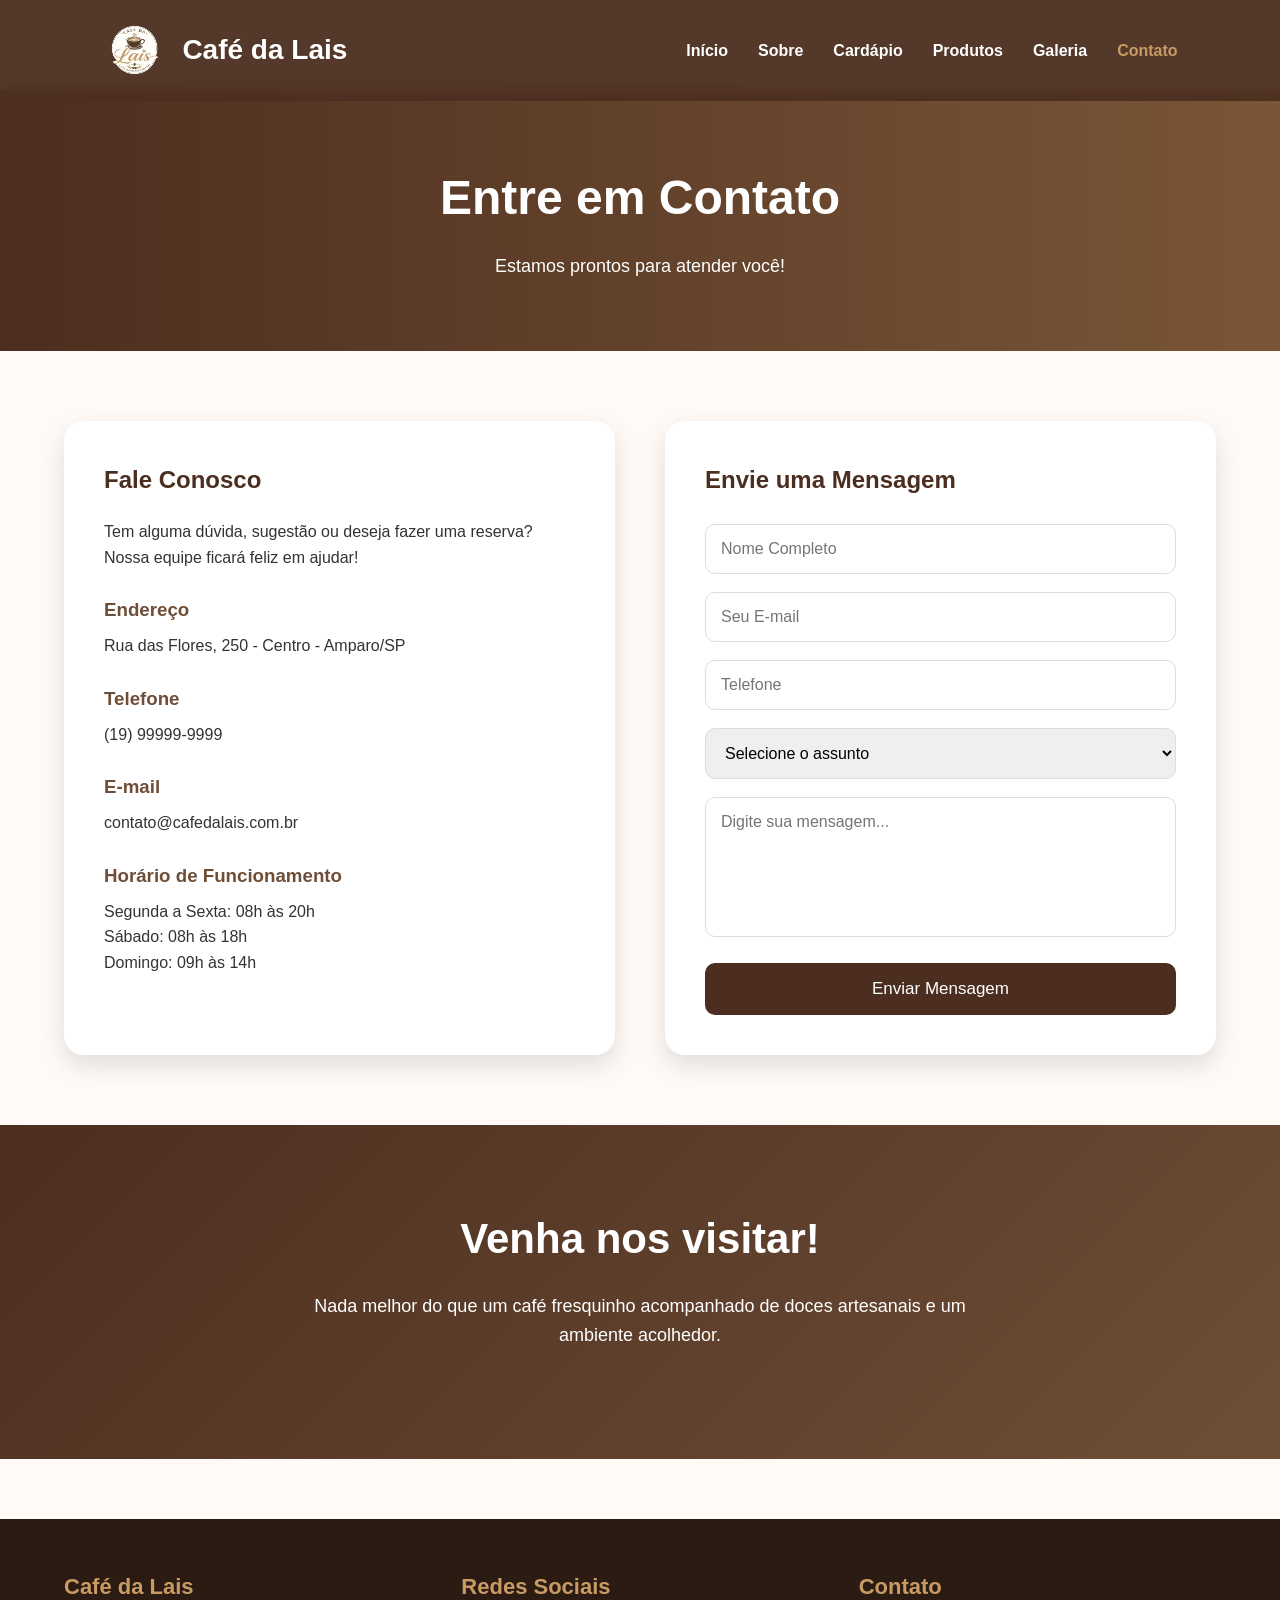
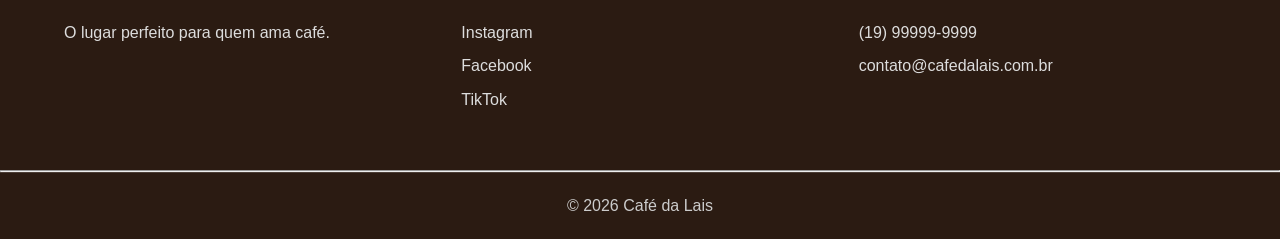
<file: contato.html>
<!DOCTYPE html>
<html lang="pt-BR">
<head>
    <meta charset="UTF-8">
    <meta name="viewport" content="width=device-width, initial-scale=1.0">
    <title>Contato | Café da Lais</title>
    <link rel="stylesheet" href="./src/style.css">
</head>
<body>

<header class="topo">

    <div class="logo-area">
        <img src="assets/logo.png" alt="Logo Café da Lais">
        <h2>Café da Lais</h2>
    </div>

    <nav>
        <ul>
            <li><a href="index.html">Início</a></li>
            <li><a href="sobre.html">Sobre</a></li>
            <li><a href="cardapio.html">Cardápio</a></li>
            <li><a href="produtos.html">Produtos</a></li>
            <li><a href="galeria.html">Galeria</a></li>
            <li><a href="contato.html" class="ativo">Contato</a></li>
        </ul>
    </nav>

</header>

<section class="banner-pagina">

    <h1>Entre em Contato</h1>
    <p>Estamos prontos para atender você!</p>

</section>

<section class="contato">

    <div class="contato-info">

        <h2>Fale Conosco</h2>

        <p>
            Tem alguma dúvida, sugestão ou deseja fazer uma reserva?
            Nossa equipe ficará feliz em ajudar!
        </p>

        <div class="info">
            <h3>Endereço</h3>
            <p>Rua das Flores, 250 - Centro - Amparo/SP</p>
        </div>

        <div class="info">
            <h3>Telefone</h3>
            <p>(19) 99999-9999</p>
        </div>

        <div class="info">
            <h3>E-mail</h3>
            <p>contato@cafedalais.com.br</p>
        </div>

        <div class="info">
            <h3>Horário de Funcionamento</h3>
            <p>Segunda a Sexta: 08h às 20h</p>
            <p>Sábado: 08h às 18h</p>
            <p>Domingo: 09h às 14h</p>
        </div>

    </div>

    <div class="formulario">

        <h2>Envie uma Mensagem</h2>

        <form>

            <input type="text" placeholder="Nome Completo" required>

            <input type="email" placeholder="Seu E-mail" required>

            <input type="tel" placeholder="Telefone">

            <select required>
                <option value="">Selecione o assunto</option>
                <option>Reserva</option>
                <option>Sugestão</option>
                <option>Elogio</option>
                <option>Reclamação</option>
                <option>Outros</option>
            </select>

            <textarea placeholder="Digite sua mensagem..." rows="6" required></textarea>

            <button type="submit">Enviar Mensagem</button>

        </form>

    </div>

</section>

<section class="cta">

    <h2>Venha nos visitar! </h2>

    <p>
        Nada melhor do que um café fresquinho acompanhado de doces
        artesanais e um ambiente acolhedor.
    </p>

</section>

<footer>

    <div class="footer-info">

        <div>
            <h3>Café da Lais</h3>
            <p>O lugar perfeito para quem ama café.</p>
        </div>

        <div>
            <h3>Redes Sociais</h3>
            <p>Instagram</p>
            <p> Facebook</p>
            <p>TikTok</p>
        </div>

        <div>
            <h3>Contato</h3>
            <p>(19) 99999-9999</p>
            <p>contato@cafedalais.com.br</p>
        </div>

    </div>

    <hr>

    <p class="copy">
        © 2026 Café da Lais 
    </p>

</footer>

</body>
</html>
</file>
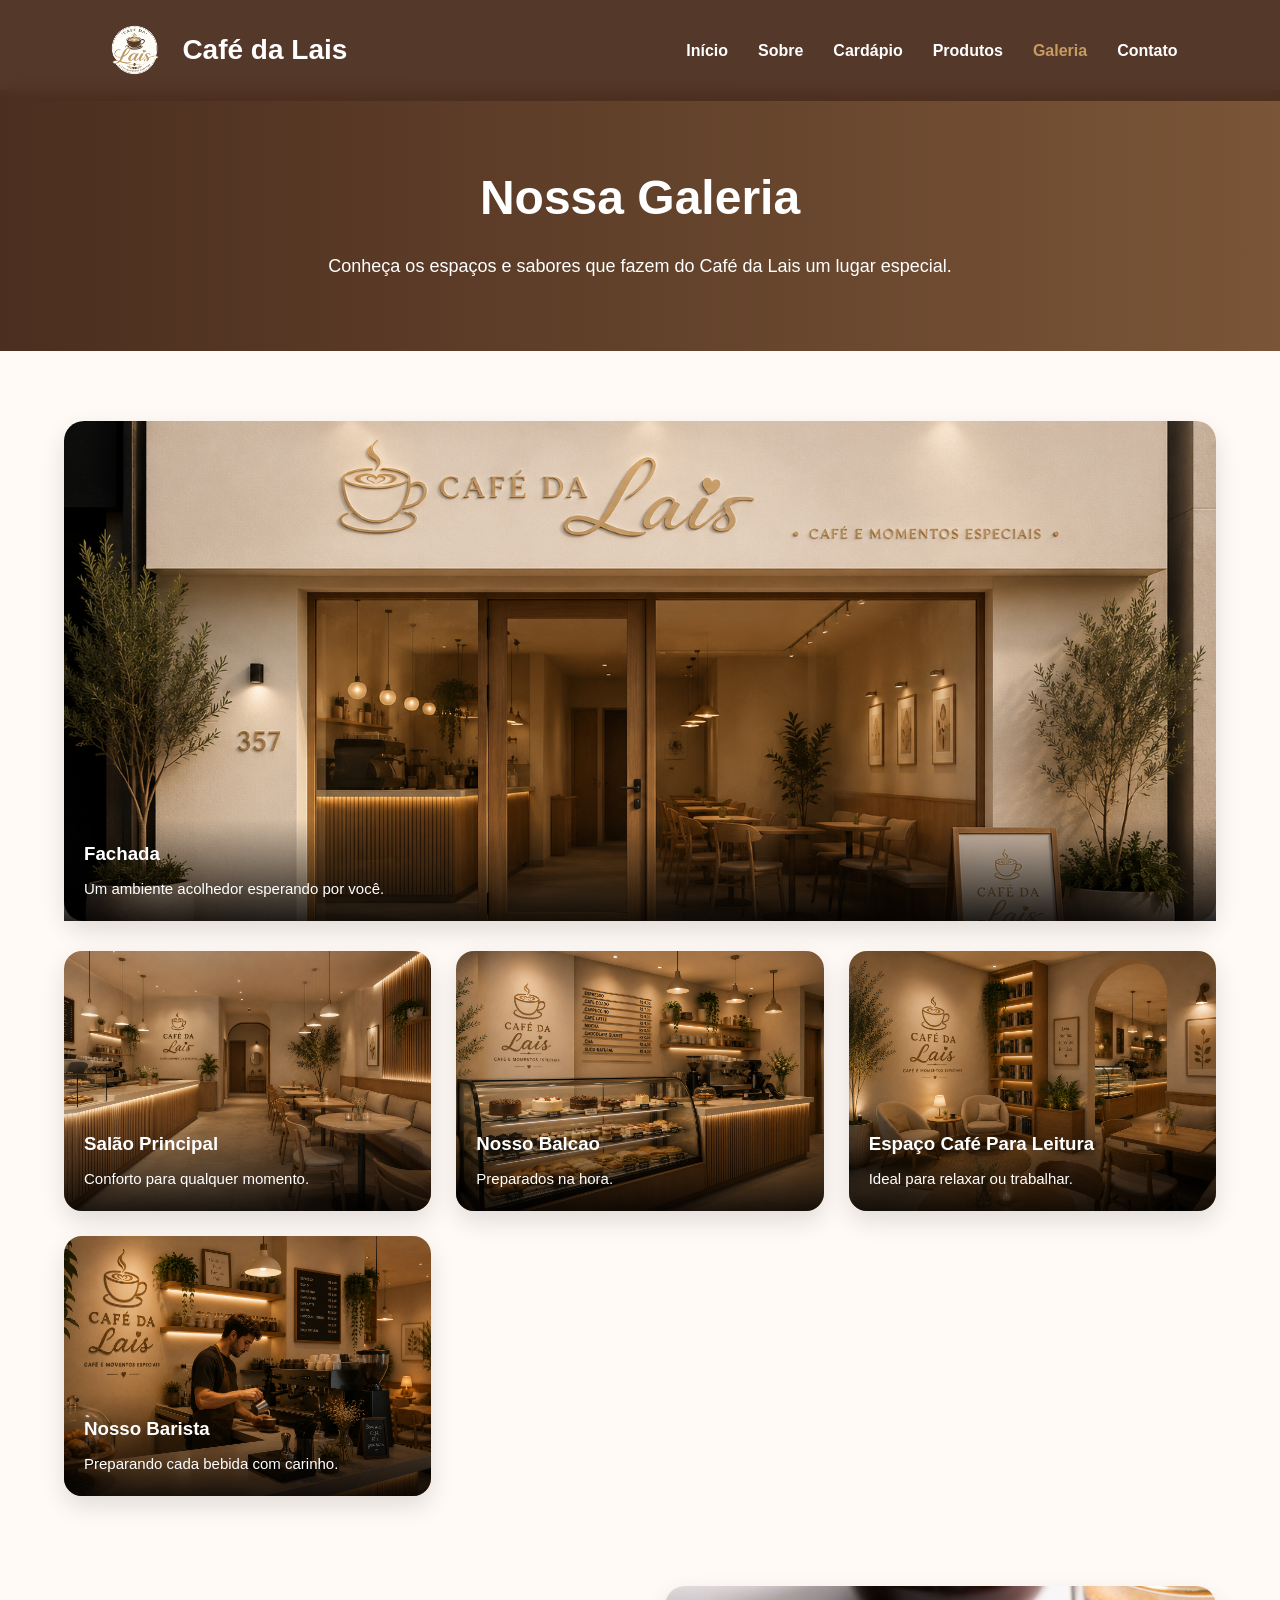
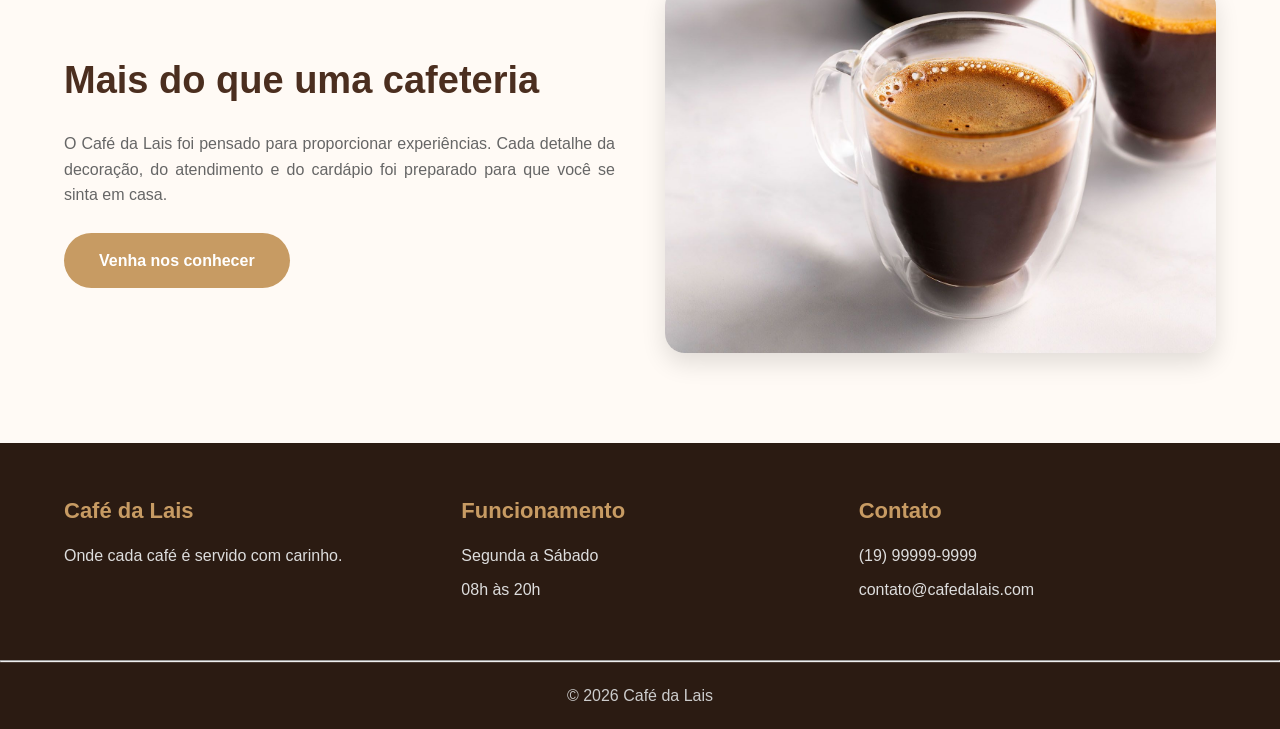
<file: galeria.html>
<!DOCTYPE html>
<html lang="pt-BR">
<head>
    <meta charset="UTF-8">
    <meta name="viewport" content="width=device-width, initial-scale=1.0">
    <title>Galeria | Café da Lais</title>
    <link rel="stylesheet" href="./src/style.css">
</head>
<body>

<header class="topo">

    <div class="logo-area">
        <img src="assets/logo.png" alt="Logo Café da Lais">
        <h2>Café da Lais</h2>
    </div>

    <nav>
        <ul>
            <li><a href="index.html">Início</a></li>
            <li><a href="sobre.html">Sobre</a></li>
            <li><a href="cardapio.html">Cardápio</a></li>
            <li><a href="produtos.html">Produtos</a></li>
            <li><a href="galeria.html" class="ativo">Galeria</a></li>
            <li><a href="contato.html">Contato</a></li>
        </ul>
    </nav>

</header>

<section class="banner-pagina">
    <h1>Nossa Galeria</h1>
    <p>Conheça os espaços e sabores que fazem do Café da Lais um lugar especial.</p>
</section>

<section class="galeria-modern">

    <div class="foto-grande">
        <img src="assets/fechada.png" alt="Fachada">
        <div class="legenda">
            <h3>Fachada</h3>
            <p>Um ambiente acolhedor esperando por você.</p>
        </div>
    </div>

    <div class="grade-fotos">

        <div class="foto">
            <img src="assets/dentro.png" alt="Salão Principal">
            <div class="legenda">
                <h3>Salão Principal</h3>
                <p>Conforto para qualquer momento.</p>
            </div>
        </div>

        <div class="foto">
            <img src="assets/balcao.png" alt="Balcão">
            <div class="legenda">
                <h3>Nosso Balcao</h3>
                <p>Preparados na hora.</p>
            </div>
        </div>

    
        <div class="foto">
            <img src="assets/leitura.png" alt="Canto da Leitura">
            <div class="legenda">
                <h3>Espaço Café Para Leitura</h3>
                <p>Ideal para relaxar ou trabalhar.</p>
            </div>
        </div>

        <div class="foto">
            <img src="assets/barista.png" alt="Barista">
            <div class="legenda">
                <h3>Nosso Barista</h3>
                <p>Preparando cada bebida com carinho.</p>
            </div>
        </div>

    </div>

</section>

<section class="experiencia">

    <div class="texto">
        <h2>Mais do que uma cafeteria</h2>

        <p>
            O Café da Lais foi pensado para proporcionar experiências.
            Cada detalhe da decoração, do atendimento e do cardápio foi
            preparado para que você se sinta em casa.
        </p>

        <a href="contato.html" class="btn">
            Venha nos conhecer
        </a>
    </div>

    <div class="imagem">
        <img src="assets/expresso.jpg" alt="Xícara de Café">
    </div>

</section>

<footer>

    <div class="footer-info">

        <div>
            <h3>Café da Lais</h3>
            <p>Onde cada café é servido com carinho.</p>
        </div>

        <div>
            <h3>Funcionamento</h3>
            <p>Segunda a Sábado</p>
            <p>08h às 20h</p>
        </div>

        <div>
            <h3>Contato</h3>
            <p>(19) 99999-9999</p>
            <p>contato@cafedalais.com</p>
        </div>

    </div>

    <hr>

    <p class="copy">
        © 2026 Café da Lais 
    </p>

</footer>

</body>
</html>
</file>
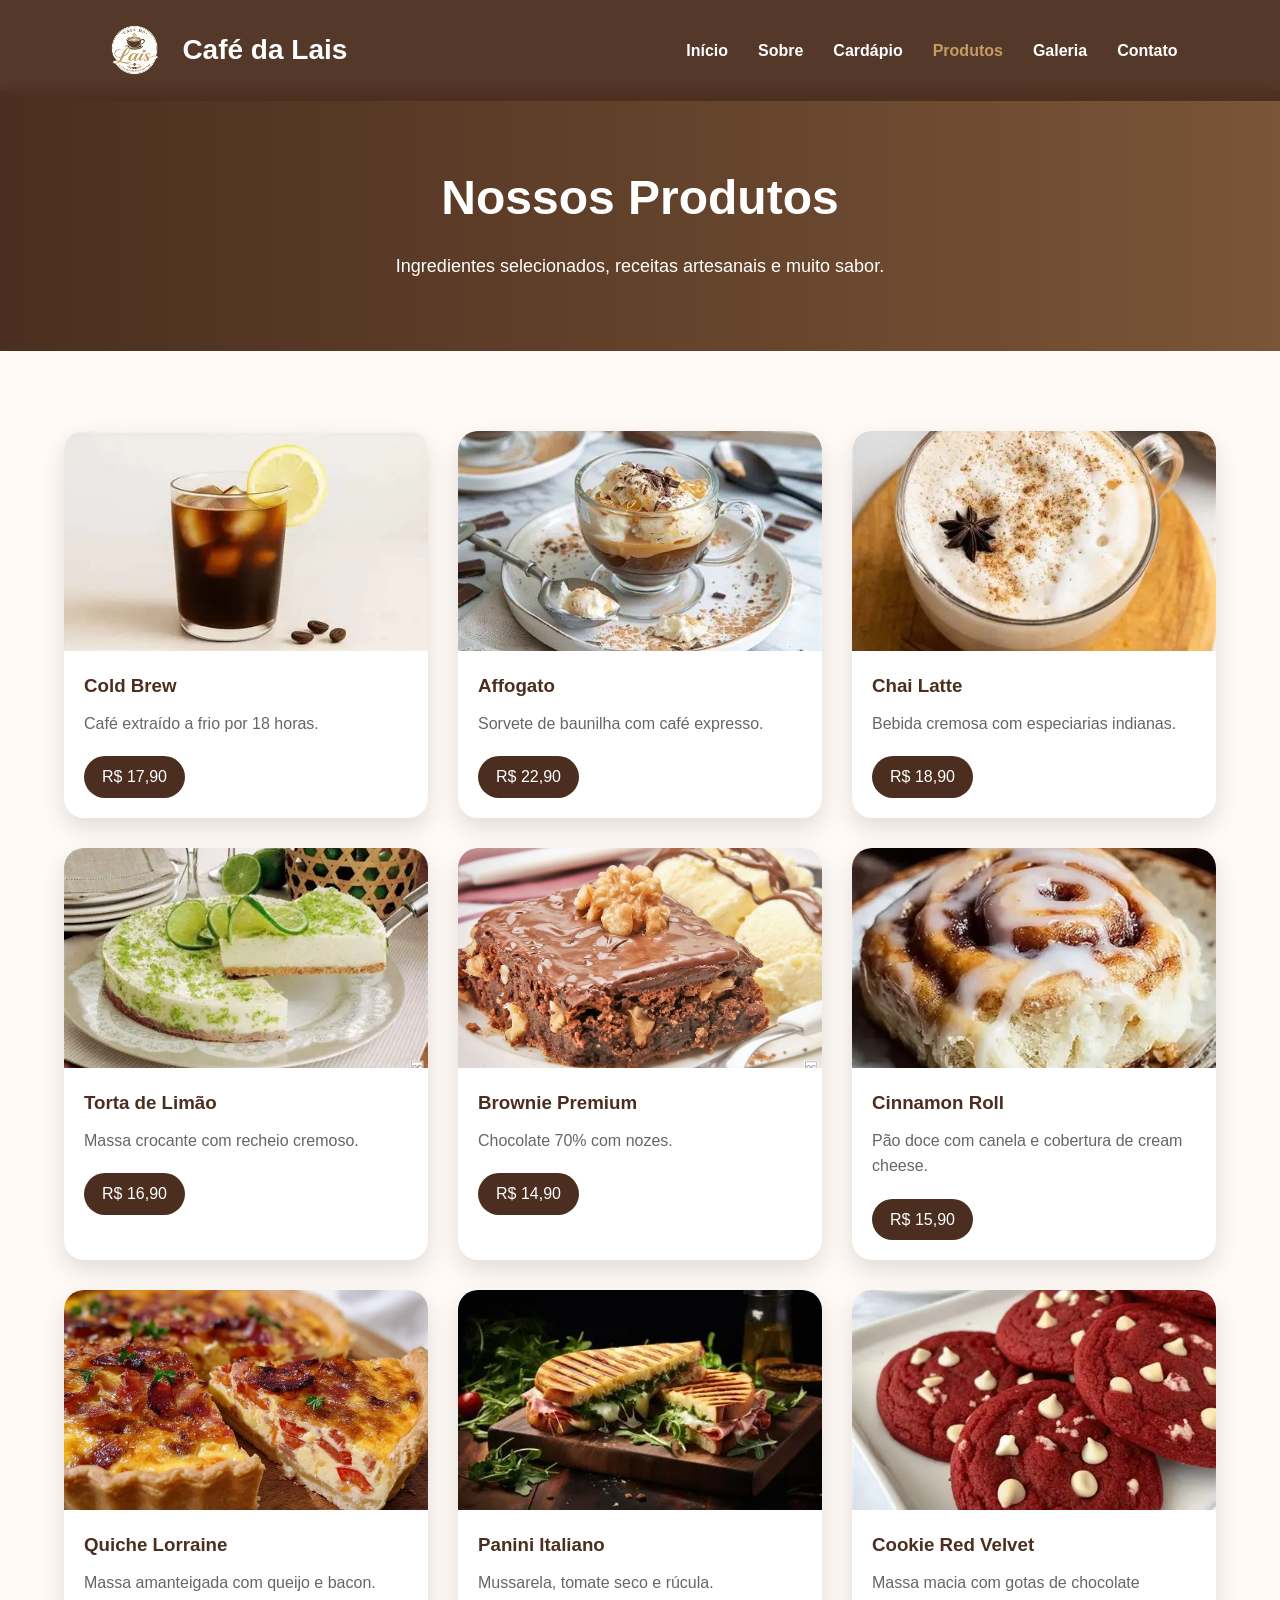
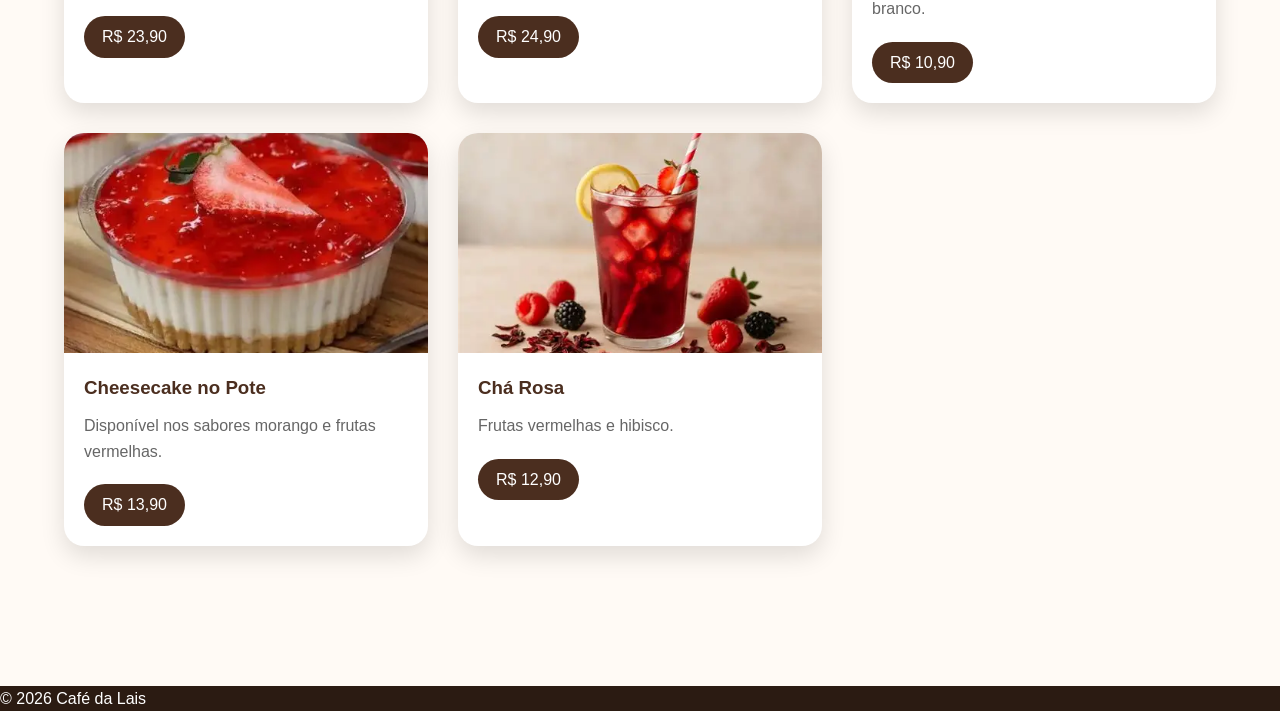
<file: produtos.html>
<!DOCTYPE html>
<html lang="pt-BR">
<head>
    <meta charset="UTF-8">
    <meta name="viewport" content="width=device-width, initial-scale=1.0">
    <title>Produtos | Café da Lais</title>
    <link rel="stylesheet" href="./src/style.css">
</head>
<body>

<header class="topo">

    <div class="logo-area">
        <img src="assets/logo.png" alt="Logo Café da Lais">
        <h2>Café da Lais</h2>
    </div>

    <nav>
        <ul>
            <li><a href="index.html">Início</a></li>
            <li><a href="sobre.html">Sobre</a></li>
            <li><a href="cardapio.html">Cardápio</a></li>
            <li><a href="produtos.html" class="ativo">Produtos</a></li>
            <li><a href="galeria.html">Galeria</a></li>
            <li><a href="contato.html">Contato</a></li>
        </ul>
    </nav>

</header>

<section class="banner-pagina">

    <h1>Nossos Produtos</h1>
    <p>Ingredientes selecionados, receitas artesanais e muito sabor.</p>

</section>

<section class="container">

    <div class="cards">

        <div class="card">
            <img src="assets/cold.webp" alt="Cold Brew">
            <h3>Cold Brew</h3>
            <p>Café extraído a frio por 18 horas.</p>
            <span class="tag">R$ 17,90</span>
        </div>

        <div class="card">
            <img src="assets/affogato.webp" alt="Affogato">
            <h3>Affogato</h3>
            <p>Sorvete de baunilha com café expresso.</p>
            <span class="tag">R$ 22,90</span>
        </div>

        <div class="card">
            <img src="assets/chai.webp" alt="Chai Latte">
            <h3>Chai Latte</h3>
            <p>Bebida cremosa com especiarias indianas.</p>
            <span class="tag">R$ 18,90</span>
        </div>

        <div class="card">
            <img src="assets/torta.webp" alt="Torta de Limão">
            <h3>Torta de Limão</h3>
            <p>Massa crocante com recheio cremoso.</p>
            <span class="tag">R$ 16,90</span>
        </div>

        <div class="card">
            <img src="assets/brownie.jpg" alt="Brownie">
            <h3>Brownie Premium</h3>
            <p>Chocolate 70% com nozes.</p>
            <span class="tag">R$ 14,90</span>
        </div>

        <div class="card">
            <img src="assets/cina.webp" alt="Cinnamon Roll">
            <h3>Cinnamon Roll</h3>
            <p>Pão doce com canela e cobertura de cream cheese.</p>
            <span class="tag">R$ 15,90</span>
        </div>

        <div class="card">
            <img src="assets/quiche.webp" alt="Quiche">
            <h3>Quiche Lorraine</h3>
            <p>Massa amanteigada com queijo e bacon.</p>
            <span class="tag">R$ 23,90</span>
        </div>

        <div class="card">
            <img src="assets/paninni.webp" alt="Panini">
            <h3>Panini Italiano</h3>
            <p>Mussarela, tomate seco e rúcula.</p>
            <span class="tag">R$ 24,90</span>
        </div>

        <div class="card">
            <img src="assets/cookiered.webp" alt="Cookie Red Velvet">
            <h3>Cookie Red Velvet</h3>
            <p>Massa macia com gotas de chocolate branco.</p>
            <span class="tag">R$ 10,90</span>
        </div>

        <div class="card">
            <img src="assets/pote.webp" alt="Cheesecake no Pote">
            <h3>Cheesecake no Pote</h3>
            <p>Disponível nos sabores morango e frutas vermelhas.</p>
            <span class="tag">R$ 13,90</span>
        </div>

        <div class="card">
            <img src="assets/cha.webp" alt="Chá Rosa">
            <h3>Chá Rosa</h3>
            <p>Frutas vermelhas e hibisco.</p>
            <span class="tag">R$ 12,90</span>
        </div>

    </div>

</section>

<footer>

    <p>© 2026 Café da Lais</p>

</footer>

</body>
</html>
</file>
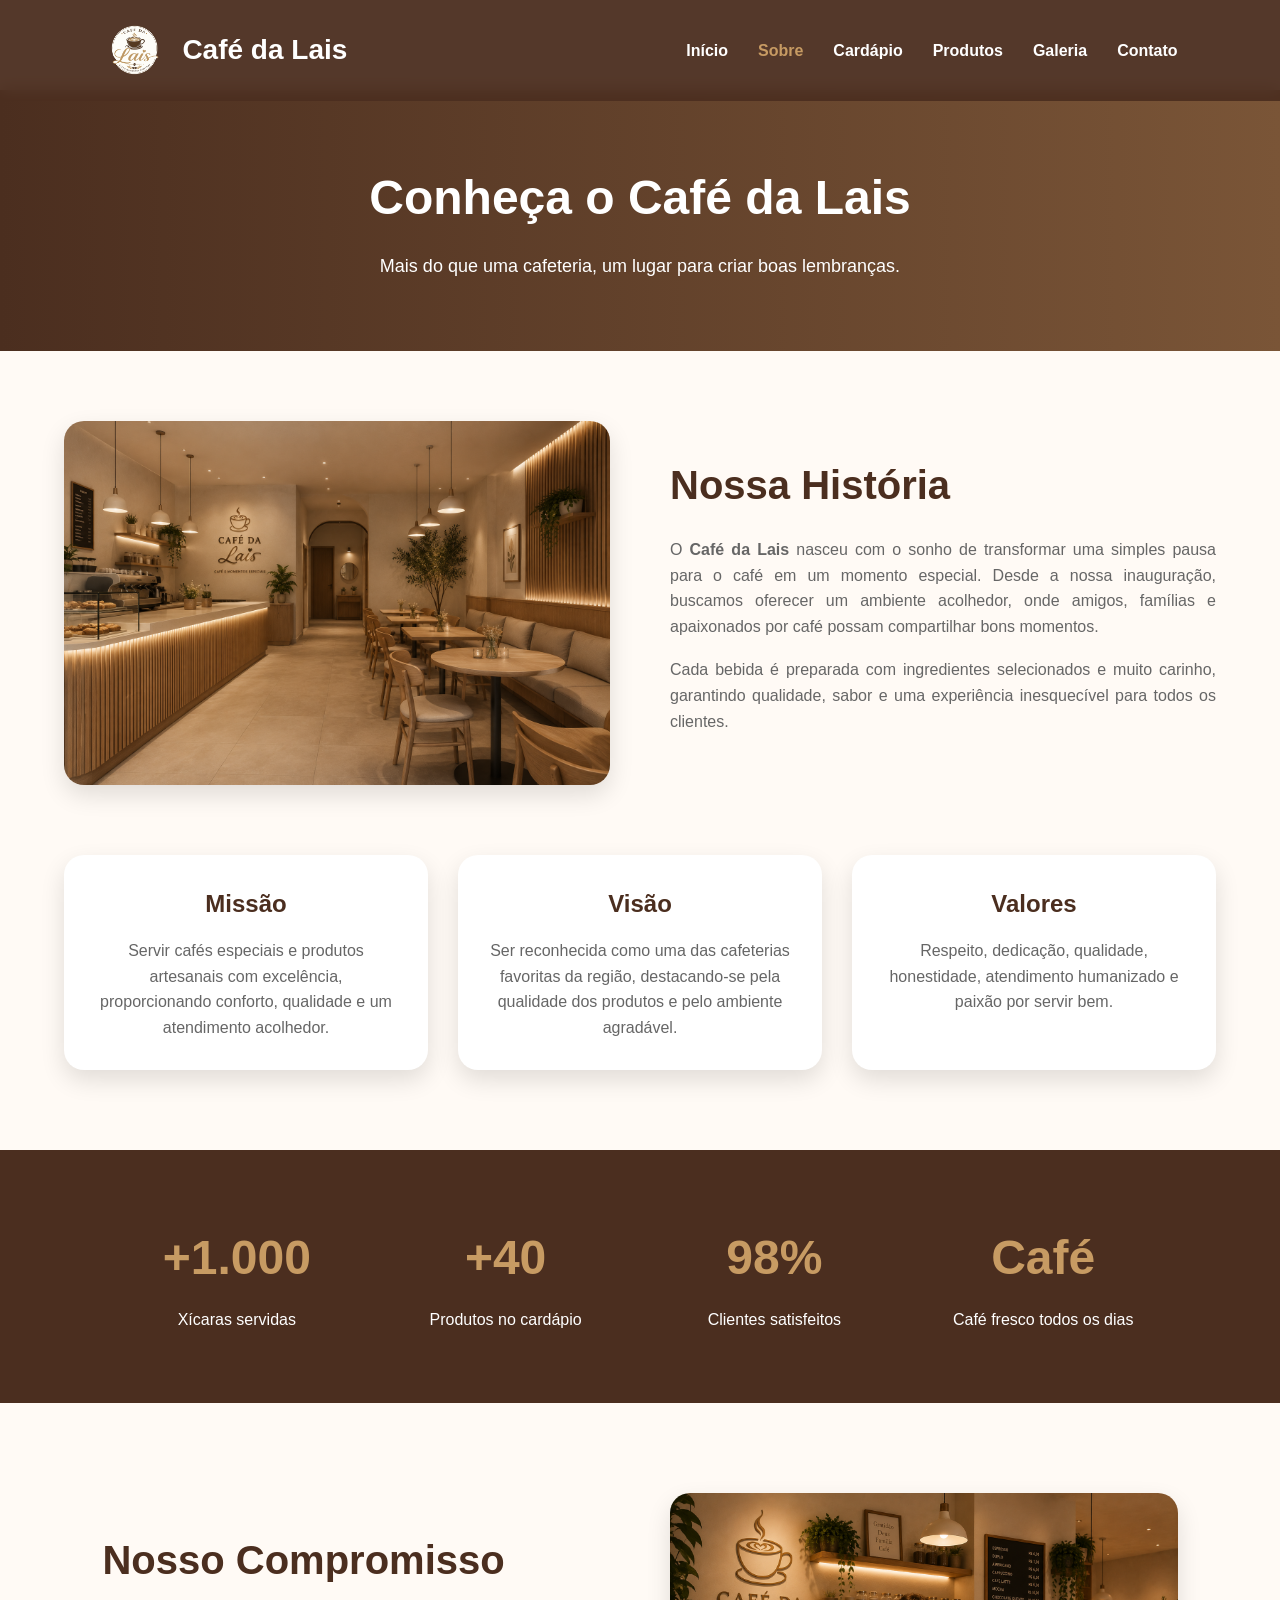
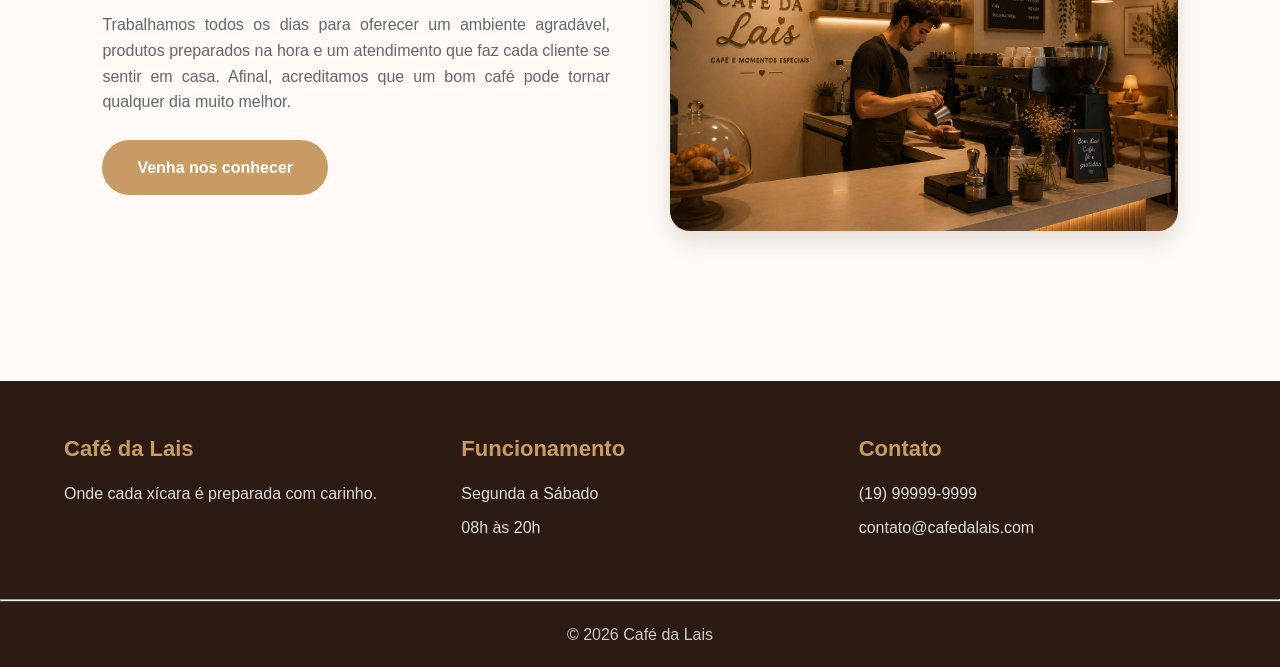
<file: sobre.html>
<!DOCTYPE html>
<html lang="pt-BR">

<head>
    <meta charset="UTF-8">
    <meta name="viewport" content="width=device-width, initial-scale=1.0">
    <title>Sobre | Café da Lais</title>
    <link rel="stylesheet" href="./src/style.css">
</head>

<body>

<header class="topo">

    <div class="logo-area">
        <img src="assets/logo.png" alt="Logo Café da Lais">
        <h2>Café da Lais</h2>
    </div>

    <nav>
        <ul>
            <li><a href="index.html">Início</a></li>
            <li><a href="sobre.html" class="ativo">Sobre</a></li>
            <li><a href="cardapio.html">Cardápio</a></li>
            <li><a href="produtos.html">Produtos</a></li>
            <li><a href="galeria.html">Galeria</a></li>
            <li><a href="contato.html">Contato</a></li>
        </ul>
    </nav>

</header>

<section class="banner-pagina">

    <h1>Conheça o Café da Lais</h1>
    <p>Mais do que uma cafeteria, um lugar para criar boas lembranças.</p>

</section>

<section class="sobre">

    <div class="sobre-imagem">
        <img src="assets/dentro.png" alt="Interior da Cafeteria">
    </div>

    <div class="sobre-texto">

        <h2>Nossa História</h2>

        <p>
            O <strong>Café da Lais</strong> nasceu com o sonho de transformar
            uma simples pausa para o café em um momento especial. Desde a nossa
            inauguração, buscamos oferecer um ambiente acolhedor, onde amigos,
            famílias e apaixonados por café possam compartilhar bons momentos.
        </p>

        <p>
            Cada bebida é preparada com ingredientes selecionados e muito carinho,
            garantindo qualidade, sabor e uma experiência inesquecível para
            todos os clientes.
        </p>

    </div>

</section>

<section class="missao">

    <div class="caixa">

        <h3>Missão</h3>

        <p>
            Servir cafés especiais e produtos artesanais com excelência,
            proporcionando conforto, qualidade e um atendimento acolhedor.
        </p>

    </div>

    <div class="caixa">

        <h3>Visão</h3>

        <p>
            Ser reconhecida como uma das cafeterias favoritas da região,
            destacando-se pela qualidade dos produtos e pelo ambiente agradável.
        </p>

    </div>

    <div class="caixa">

        <h3>Valores</h3>

        <p>
            Respeito, dedicação, qualidade, honestidade, atendimento humanizado
            e paixão por servir bem.
        </p>

    </div>

</section>

<section class="numeros">

    <div>
        <h2>+1.000</h2>
        <p>Xícaras servidas</p>
    </div>

    <div>
        <h2>+40</h2>
        <p>Produtos no cardápio</p>
    </div>

    <div>
        <h2>98%</h2>
        <p>Clientes satisfeitos</p>
    </div>

    <div>
        <h2>Café</h2>
        <p>Café fresco todos os dias</p>
    </div>

</section>

<section class="equipe">

    <div class="equipe-texto">

        <h2>Nosso Compromisso</h2>

        <p>
            Trabalhamos todos os dias para oferecer um ambiente agradável,
            produtos preparados na hora e um atendimento que faz cada cliente
            se sentir em casa. Afinal, acreditamos que um bom café pode tornar
            qualquer dia muito melhor.
        </p>

        <a href="contato.html" class="btn">
            Venha nos conhecer
        </a>

    </div>

    <div class="equipe-imagem">
        <img src="assets/barista.png" alt="Barista preparando café">
    </div>

</section>

<footer>

    <div class="footer-info">

        <div>
            <h3>Café da Lais</h3>
            <p>Onde cada xícara é preparada com carinho.</p>
        </div>

        <div>
            <h3>Funcionamento</h3>
            <p>Segunda a Sábado</p>
            <p>08h às 20h</p>
        </div>

        <div>
            <h3>Contato</h3>
            <p>(19) 99999-9999</p>
            <p>contato@cafedalais.com</p>
        </div>

    </div>

    <hr>

    <p class="copy">
        © 2026 Café da Lais
    </p>

</footer>

</body>
</html>
</file>
<file: src/style.css>
:root{
    --marrom:#4b2e1f;
    --marrom2:#6f4e37;
    --bege:#f6f1eb;
    --creme:#fffaf5;
    --dourado:#c79b63;
    --cinza:#666;
    --branco:#fff;
    --sombra:0 10px 25px rgba(0,0,0,.12);
}

*{
    margin:0;
    padding:0;
    box-sizing:border-box;
    font-family:'Segoe UI',sans-serif;
}

body{
    background:var(--creme);
    color:#333;
    line-height:1.6;
}

img{
    max-width:100%;
    display:block;
}

a{
    text-decoration:none;
}

ul{
    list-style:none;
}


.topo{
    position:fixed;
    top:0;
    width:100%;
    background:rgba(75,46,31,.95);
    display:flex;
    justify-content:space-between;
    align-items:center;
    padding:18px 8%;
    z-index:1000;
    backdrop-filter:blur(8px);
}

.logo-area{
    display:flex;
    align-items:center;
    gap:15px;
}

.logo-area img{
    width:65px;
}

.logo-area h2{
    color:white;
    font-size:28px;
}

nav ul{
    display:flex;
    gap:30px;
}

nav a{
    color:white;
    font-weight:600;
    transition:.3s;
}

nav a:hover,
nav .ativo{
    color:var(--dourado);
}


.banner{
    height:100vh;
    background:
        linear-gradient(rgba(0,0,0,.45),rgba(0,0,0,.45)),
        url("imagens/banner.jpg") center/cover;
    display:flex;
    align-items:center;
    padding:0 10%;
}

.banner-texto{
    max-width:650px;
    color:white;
}

.banner-texto span{
    font-size:20px;
    letter-spacing:2px;
}

.banner-texto h1{
    font-size:72px;
    margin:15px 0;
}

.banner-texto p{
    font-size:20px;
    margin-bottom:35px;
}

.btn{
    display:inline-block;
    background:var(--dourado);
    color:white;
    padding:15px 35px;
    border-radius:40px;
    font-weight:bold;
    transition:.3s;
}

.btn:hover{
    background:var(--marrom2);
    transform:translateY(-4px);
}

.btn2{
    display:inline-block;
    margin-top:25px;
    color:var(--marrom2);
    font-weight:bold;
}


.banner-pagina{
    margin-top:90px;
    background:linear-gradient(to right,#4b2e1f,#7a5537);
    color:white;
    text-align:center;
    padding:70px 20px;
}

.banner-pagina h1{
    font-size:48px;
}

.banner-pagina p{
    margin-top:15px;
    font-size:18px;
}


.container{
    width:90%;
    max-width:1200px;
    margin:auto;
    padding:80px 0;
}


.cards{
    display:grid;
    grid-template-columns:repeat(auto-fit,minmax(280px,1fr));
    gap:30px;
}

.card{
    background:white;
    border-radius:20px;
    overflow:hidden;
    box-shadow:var(--sombra);
    transition:.4s;
}

.card:hover{
    transform:translateY(-10px);
}

.card img{
    width:100%;
    height:220px;
    object-fit:cover;
}

.card h3{
    color:var(--marrom);
    padding:20px 20px 10px;
}

.card p{
    padding:0 20px;
    color:var(--cinza);
}

.tag{
    display:inline-block;
    margin:20px;
    background:var(--marrom);
    color:white;
    padding:8px 18px;
    border-radius:30px;
}


.diferenciais{
    padding:90px 8%;
    background:#fff;
    text-align:center;
}

.diferenciais h2{
    font-size:40px;
    color:var(--marrom);
    margin-bottom:50px;
}

.diferenciais .card{
    padding:35px 25px;
}

.diferenciais .card img{
    width:70px;
    height:70px;
    margin:0 auto 20px;
    object-fit:contain;
}

.diferenciais .card h3{
    padding:0;
    margin-bottom:15px;
}

.diferenciais .card p{
    padding:0;
}


.historia{
    display:grid;
    grid-template-columns:1fr 1fr;
    gap:60px;
    align-items:center;
    padding:90px 8%;
    background:var(--bege);
}

.historia-img img{
    width:100%;
    border-radius:20px;
    box-shadow:var(--sombra);
}

.historia-texto h2{
    font-size:42px;
    color:var(--marrom);
    margin-bottom:25px;
}

.historia-texto p{
    color:var(--cinza);
    margin-bottom:18px;
    text-align:justify;
}


.sobre{
    display:grid;
    grid-template-columns:1fr 1fr;
    gap:60px;
    align-items:center;
    width:90%;
    max-width:1200px;
    margin:70px auto;
}

.sobre-imagem img{
    width:100%;
    border-radius:20px;
    box-shadow:var(--sombra);
}

.sobre-texto h2{
    color:var(--marrom);
    font-size:40px;
    margin-bottom:20px;
}

.sobre-texto p{
    color:var(--cinza);
    margin-bottom:18px;
    text-align:justify;
}


.missao{
    width:90%;
    max-width:1200px;
    margin:0 auto 80px;
    display:grid;
    grid-template-columns:repeat(3,1fr);
    gap:30px;
}

.caixa{
    background:white;
    border-radius:20px;
    padding:30px;
    box-shadow:var(--sombra);
    text-align:center;
}

.caixa h3{
    color:var(--marrom);
    margin-bottom:15px;
    font-size:24px;
}

.caixa p{
    color:var(--cinza);
}


.numeros{
    background:var(--marrom);
    color:white;
    display:grid;
    grid-template-columns:repeat(4,1fr);
    text-align:center;
    padding:70px 8%;
}

.numeros h2{
    font-size:48px;
    color:var(--dourado);
}

.numeros p{
    margin-top:10px;
}


.equipe{
    display:grid;
    grid-template-columns:1fr 1fr;
    gap:60px;
    align-items:center;
    padding:90px 8%;
}

.equipe-imagem img{
    width:100%;
    border-radius:20px;
    box-shadow:var(--sombra);
}

.equipe-texto h2{
    color:var(--marrom);
    font-size:40px;
    margin-bottom:20px;
}

.equipe-texto p{
    color:var(--cinza);
    margin-bottom:25px;
    text-align:justify;
}


.galeria-modern{
    width:90%;
    max-width:1300px;
    margin:70px auto;
}

.foto-grande{
    position:relative;
    margin-bottom:30px;
}

.foto-grande img{
    width:100%;
    height:500px;
    object-fit:cover;
    border-radius:20px;
    box-shadow:var(--sombra);
}

.grade-fotos{
    display:grid;
    grid-template-columns:repeat(3,1fr);
    gap:25px;
}

.foto{
    position:relative;
    overflow:hidden;
    border-radius:18px;
    box-shadow:var(--sombra);
}

.foto img{
    width:100%;
    height:260px;
    object-fit:cover;
    transition:.5s;
}

.foto:hover img,
.foto-grande:hover img{
    transform:scale(1.08);
}

.legenda{
    position:absolute;
    left:0;
    right:0;
    bottom:0;
    padding:20px;
    background:linear-gradient(transparent,rgba(0,0,0,.85));
    color:#fff;
}

.legenda h3{
    margin-bottom:8px;
}

.legenda p{
    font-size:15px;
}

.experiencia{
    width:90%;
    max-width:1200px;
    margin:90px auto;
    display:grid;
    grid-template-columns:1fr 1fr;
    gap:50px;
    align-items:center;
}

.experiencia img{
    width:100%;
    border-radius:20px;
    box-shadow:var(--sombra);
}

.texto h2{
    color:var(--marrom);
    font-size:38px;
    margin-bottom:20px;
}

.texto p{
    color:var(--cinza);
    margin-bottom:25px;
    text-align:justify;
}


.contato{
    width:90%;
    max-width:1200px;
    margin:70px auto;
    display:grid;
    grid-template-columns:1fr 1fr;
    gap:50px;
}

.contato-info{
    background:#fff;
    padding:40px;
    border-radius:20px;
    box-shadow:var(--sombra);
}

.contato-info h2{
    color:var(--marrom);
    margin-bottom:20px;
}

.info{
    margin-top:25px;
}

.info h3{
    color:var(--marrom2);
    margin-bottom:8px;
}

.formulario{
    background:#fff;
    padding:40px;
    border-radius:20px;
    box-shadow:var(--sombra);
}

.formulario h2{
    color:var(--marrom);
    margin-bottom:25px;
}

form input,
form select,
form textarea{
    width:100%;
    padding:15px;
    margin-bottom:18px;
    border:1px solid #ddd;
    border-radius:10px;
    font-size:16px;
    outline:none;
}

form input:focus,
form select:focus,
form textarea:focus{
    border-color:var(--dourado);
}

form textarea{
    resize:none;
}

form button{
    width:100%;
    padding:16px;
    border:none;
    border-radius:10px;
    background:var(--marrom);
    color:#fff;
    font-size:17px;
    cursor:pointer;
    transition:.3s;
}

form button:hover{
    background:var(--marrom2);
}


.cta{
    background:linear-gradient(135deg,var(--marrom),var(--marrom2));
    color:#fff;
    text-align:center;
    padding:80px 20px;
}

.cta h2{
    font-size:42px;
    margin-bottom:20px;
}

.cta p{
    max-width:700px;
    margin:0 auto 30px;
    font-size:18px;
}


footer{
    background:#2b1b12;
    color:#fff;
    margin-top:60px;
}

.footer-info{
    width:90%;
    max-width:1200px;
    margin:auto;
    padding:50px 0;
    display:grid;
    grid-template-columns:repeat(3,1fr);
    gap:40px;
}

.footer-info h3{
    color:var(--dourado);
    margin-bottom:15px;
    font-size:22px;
}

.footer-info p{
    color:#ddd;
    margin-bottom:8px;
}

.copy{
    text-align:center;
    padding:20px;
    border-top:1px solid rgba(255,255,255,.15);
    color:#ccc;
}


h1,h2,h3{
    font-weight:700;
}

section{
    animation:aparecer .8s ease;
}

@keyframes aparecer{

    from{
        opacity:0;
        transform:translateY(40px);
    }

    to{
        opacity:1;
        transform:translateY(0);
    }

}

button,
.btn,
.btn2{
    transition:.3s;
}

button:hover,
.btn:hover{
    box-shadow:0 10px 25px rgba(0,0,0,.25);
}

.btn2:hover{
    color:var(--dourado);
}


::-webkit-scrollbar{
    width:10px;
}

::-webkit-scrollbar-track{
    background:#ececec;
}

::-webkit-scrollbar-thumb{
    background:var(--marrom2);
    border-radius:20px;
}

::-webkit-scrollbar-thumb:hover{
    background:var(--marrom);
}

@media(max-width:992px){

    .banner-texto h1{
        font-size:55px;
    }

    .historia,
    .sobre,
    .experiencia,
    .equipe,
    .contato{

        grid-template-columns:1fr;
        text-align:center;
    }

    .historia-texto,
    .sobre-texto,
    .texto,
    .equipe-texto{
        order:2;
    }

    .historia-img,
    .sobre-imagem,
    .imagem,
    .equipe-imagem{
        order:1;
    }

    .missao{
        grid-template-columns:1fr;
    }

    .grade-fotos{
        grid-template-columns:repeat(2,1fr);
    }

    .numeros{
        grid-template-columns:repeat(2,1fr);
        gap:35px;
    }

    .footer-info{
        grid-template-columns:1fr;
        text-align:center;
    }

}

@media(max-width:768px){

    .topo{
        flex-direction:column;
        padding:20px;
    }

    nav ul{
        flex-wrap:wrap;
        justify-content:center;
        gap:15px;
        margin-top:15px;
    }

    .banner{
        text-align:center;
        justify-content:center;
        padding:0 30px;
    }

    .banner-texto h1{
        font-size:42px;
    }

    .banner-texto p{
        font-size:17px;
    }

    .banner-pagina h1{
        font-size:34px;
    }

    .banner-pagina p{
        font-size:16px;
    }

    .cards{
        grid-template-columns:1fr;
    }

    .grade-fotos{
        grid-template-columns:1fr;
    }

    .foto-grande img{
        height:300px;
    }

    .foto img{
        height:220px;
    }

    .numeros{
        grid-template-columns:1fr;
    }

}

@media(max-width:480px){

    .logo-area h2{
        font-size:22px;
    }

    .banner{
        height:80vh;
    }

    .banner-texto h1{
        font-size:34px;
    }

    .btn{
        padding:12px 25px;
    }

    .container{
        width:95%;
    }

    .card img{
        height:200px;
    }

}
</file>
